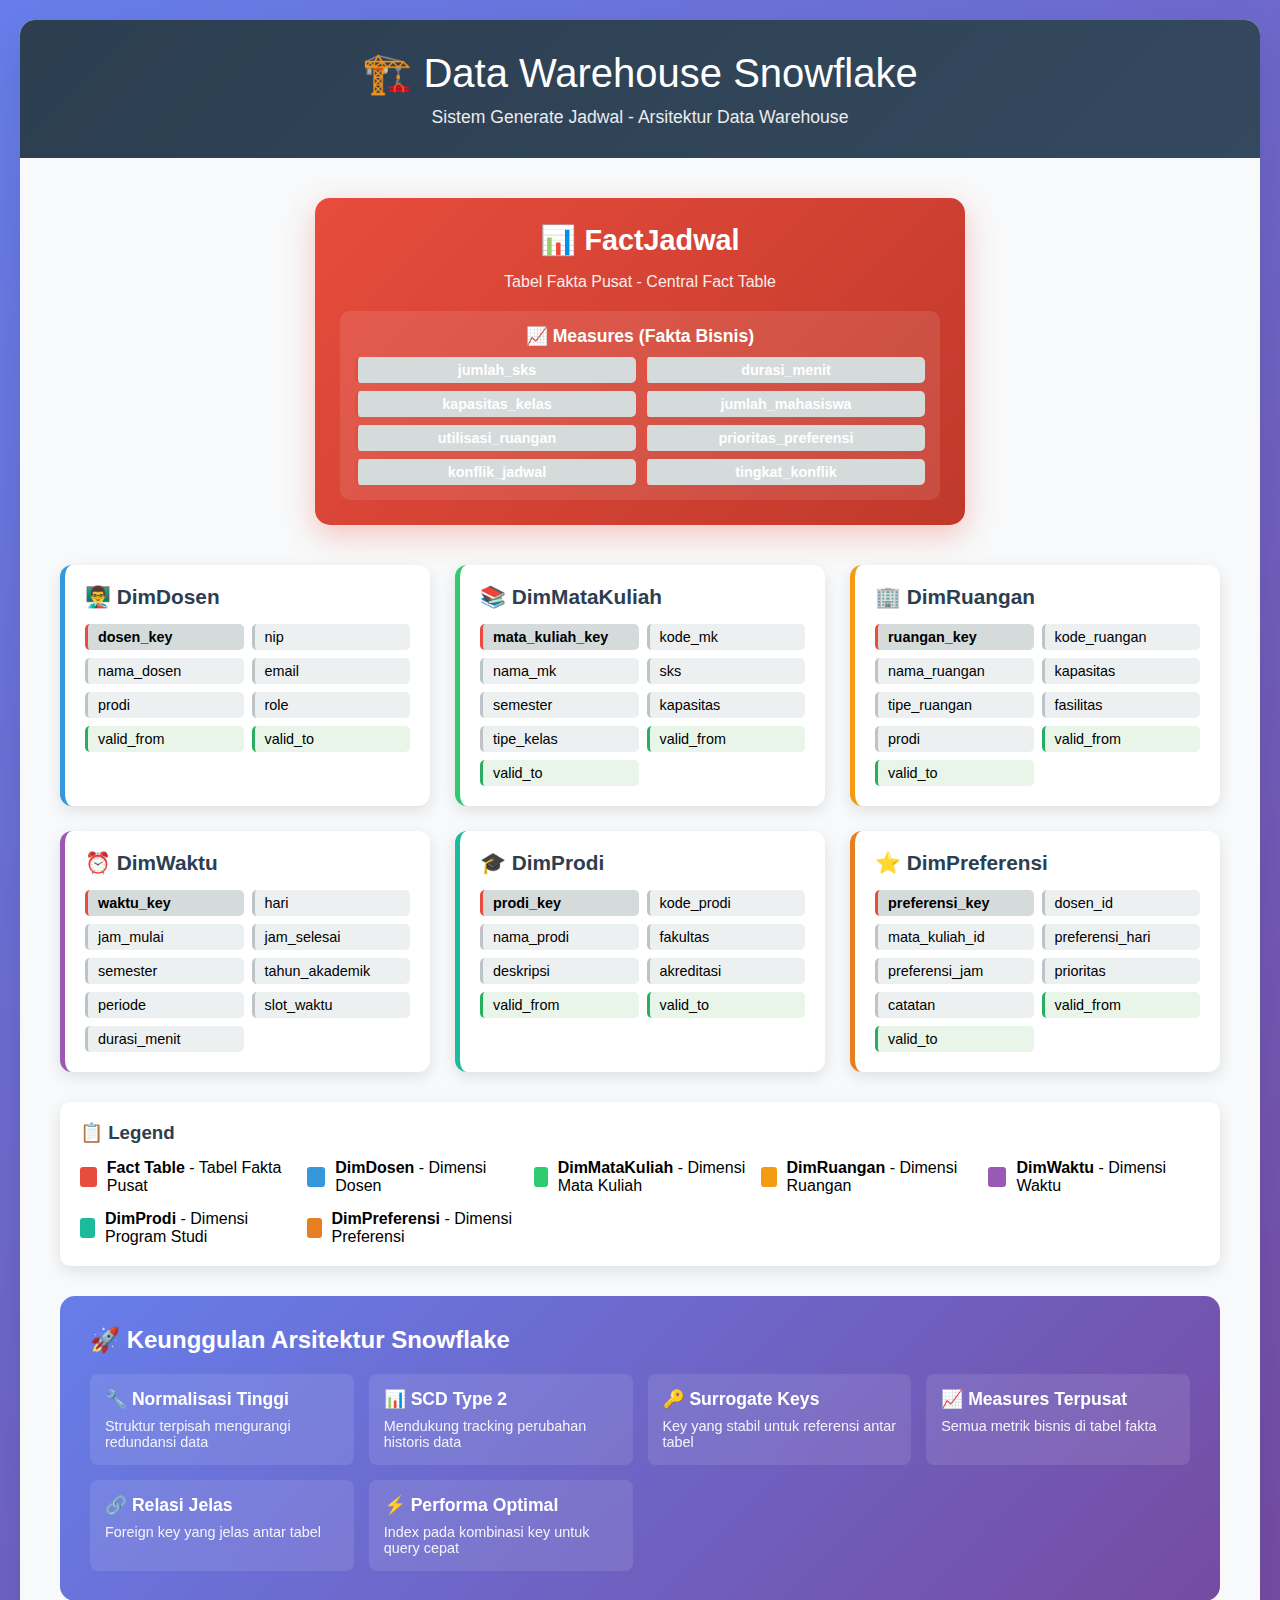
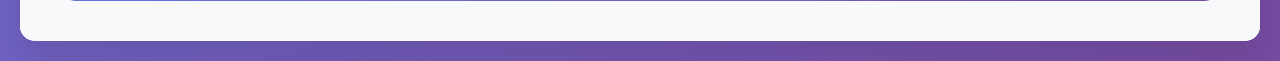
<file: data_warehouse_visualization.html>
<!DOCTYPE html>
<html lang="en">
<head>
    <meta charset="UTF-8">
    <meta name="viewport" content="width=device-width, initial-scale=1.0">
    <title>Data Warehouse Snowflake - Sistem Generate Jadwal</title>
    <style>
        body {
            font-family: 'Segoe UI', Tahoma, Geneva, Verdana, sans-serif;
            margin: 0;
            padding: 20px;
            background: linear-gradient(135deg, #667eea 0%, #764ba2 100%);
            min-height: 100vh;
        }
        
        .container {
            max-width: 1400px;
            margin: 0 auto;
            background: white;
            border-radius: 15px;
            box-shadow: 0 20px 40px rgba(0,0,0,0.1);
            overflow: hidden;
        }
        
        .header {
            background: linear-gradient(135deg, #2c3e50 0%, #34495e 100%);
            color: white;
            padding: 30px;
            text-align: center;
        }
        
        .header h1 {
            margin: 0;
            font-size: 2.5em;
            font-weight: 300;
        }
        
        .header p {
            margin: 10px 0 0 0;
            opacity: 0.9;
            font-size: 1.1em;
        }
        
        .schema-container {
            padding: 40px;
            background: #f8f9fa;
        }
        
        .fact-table {
            background: linear-gradient(135deg, #e74c3c 0%, #c0392b 100%);
            color: white;
            padding: 25px;
            border-radius: 15px;
            text-align: center;
            margin: 0 auto 40px auto;
            max-width: 600px;
            box-shadow: 0 10px 30px rgba(231, 76, 60, 0.3);
        }
        
        .fact-table h2 {
            margin: 0 0 15px 0;
            font-size: 1.8em;
        }
        
        .fact-table .subtitle {
            opacity: 0.9;
            margin-bottom: 20px;
        }
        
        .fact-measures {
            background: rgba(255,255,255,0.1);
            padding: 15px;
            border-radius: 10px;
            margin-top: 15px;
        }
        
        .fact-measures h4 {
            margin: 0 0 10px 0;
            font-size: 1.1em;
        }
        
        .measures-grid {
            display: grid;
            grid-template-columns: repeat(auto-fit, minmax(200px, 1fr));
            gap: 8px;
            font-size: 0.9em;
        }
        
        .dimensions-grid {
            display: grid;
            grid-template-columns: repeat(auto-fit, minmax(300px, 1fr));
            gap: 25px;
            margin-top: 30px;
        }
        
        .dimension-card {
            background: white;
            border-radius: 12px;
            padding: 20px;
            box-shadow: 0 5px 15px rgba(0,0,0,0.1);
            border-left: 5px solid;
            transition: transform 0.3s ease, box-shadow 0.3s ease;
        }
        
        .dimension-card:hover {
            transform: translateY(-5px);
            box-shadow: 0 10px 25px rgba(0,0,0,0.15);
        }
        
        .dimension-card.dim-dosen { border-left-color: #3498db; }
        .dimension-card.dim-mata-kuliah { border-left-color: #2ecc71; }
        .dimension-card.dim-ruangan { border-left-color: #f39c12; }
        .dimension-card.dim-waktu { border-left-color: #9b59b6; }
        .dimension-card.dim-prodi { border-left-color: #1abc9c; }
        .dimension-card.dim-preferensi { border-left-color: #e67e22; }
        
        .dimension-card h3 {
            margin: 0 0 15px 0;
            color: #2c3e50;
            font-size: 1.3em;
        }
        
        .attributes {
            display: grid;
            grid-template-columns: 1fr 1fr;
            gap: 8px;
            font-size: 0.9em;
        }
        
        .attribute {
            padding: 5px 10px;
            background: #ecf0f1;
            border-radius: 5px;
            border-left: 3px solid #bdc3c7;
        }
        
        .attribute.key {
            background: #d5dbdb;
            border-left-color: #e74c3c;
            font-weight: bold;
        }
        
        .attribute.scd {
            background: #e8f5e8;
            border-left-color: #27ae60;
        }
        
        .connections {
            position: relative;
            margin: 30px 0;
        }
        
        .connection-line {
            position: absolute;
            background: #34495e;
            height: 2px;
            transform-origin: left center;
        }
        
        .legend {
            background: white;
            padding: 20px;
            border-radius: 10px;
            margin-top: 30px;
            box-shadow: 0 5px 15px rgba(0,0,0,0.1);
        }
        
        .legend h3 {
            margin: 0 0 15px 0;
            color: #2c3e50;
        }
        
        .legend-items {
            display: grid;
            grid-template-columns: repeat(auto-fit, minmax(200px, 1fr));
            gap: 15px;
        }
        
        .legend-item {
            display: flex;
            align-items: center;
            gap: 10px;
        }
        
        .legend-color {
            width: 20px;
            height: 20px;
            border-radius: 3px;
        }
        
        .benefits {
            background: linear-gradient(135deg, #667eea 0%, #764ba2 100%);
            color: white;
            padding: 30px;
            margin-top: 30px;
            border-radius: 15px;
        }
        
        .benefits h3 {
            margin: 0 0 20px 0;
            font-size: 1.5em;
        }
        
        .benefits-grid {
            display: grid;
            grid-template-columns: repeat(auto-fit, minmax(250px, 1fr));
            gap: 15px;
        }
        
        .benefit-item {
            background: rgba(255,255,255,0.1);
            padding: 15px;
            border-radius: 8px;
            backdrop-filter: blur(10px);
        }
        
        .benefit-item h4 {
            margin: 0 0 8px 0;
            font-size: 1.1em;
        }
        
        .benefit-item p {
            margin: 0;
            opacity: 0.9;
            font-size: 0.9em;
        }
    </style>
</head>
<body>
    <div class="container">
        <div class="header">
            <h1>🏗️ Data Warehouse Snowflake</h1>
            <p>Sistem Generate Jadwal - Arsitektur Data Warehouse</p>
        </div>
        
        <div class="schema-container">
            <!-- Fact Table -->
            <div class="fact-table">
                <h2>📊 FactJadwal</h2>
                <p class="subtitle">Tabel Fakta Pusat - Central Fact Table</p>
                <div class="fact-measures">
                    <h4>📈 Measures (Fakta Bisnis)</h4>
                    <div class="measures-grid">
                        <div class="attribute key">jumlah_sks</div>
                        <div class="attribute key">durasi_menit</div>
                        <div class="attribute key">kapasitas_kelas</div>
                        <div class="attribute key">jumlah_mahasiswa</div>
                        <div class="attribute key">utilisasi_ruangan</div>
                        <div class="attribute key">prioritas_preferensi</div>
                        <div class="attribute key">konflik_jadwal</div>
                        <div class="attribute key">tingkat_konflik</div>
                    </div>
                </div>
            </div>
            
            <!-- Dimensions -->
            <div class="dimensions-grid">
                <div class="dimension-card dim-dosen">
                    <h3>👨‍🏫 DimDosen</h3>
                    <div class="attributes">
                        <div class="attribute key">dosen_key</div>
                        <div class="attribute">nip</div>
                        <div class="attribute">nama_dosen</div>
                        <div class="attribute">email</div>
                        <div class="attribute">prodi</div>
                        <div class="attribute">role</div>
                        <div class="attribute scd">valid_from</div>
                        <div class="attribute scd">valid_to</div>
                    </div>
                </div>
                
                <div class="dimension-card dim-mata-kuliah">
                    <h3>📚 DimMataKuliah</h3>
                    <div class="attributes">
                        <div class="attribute key">mata_kuliah_key</div>
                        <div class="attribute">kode_mk</div>
                        <div class="attribute">nama_mk</div>
                        <div class="attribute">sks</div>
                        <div class="attribute">semester</div>
                        <div class="attribute">kapasitas</div>
                        <div class="attribute">tipe_kelas</div>
                        <div class="attribute scd">valid_from</div>
                        <div class="attribute scd">valid_to</div>
                    </div>
                </div>
                
                <div class="dimension-card dim-ruangan">
                    <h3>🏢 DimRuangan</h3>
                    <div class="attributes">
                        <div class="attribute key">ruangan_key</div>
                        <div class="attribute">kode_ruangan</div>
                        <div class="attribute">nama_ruangan</div>
                        <div class="attribute">kapasitas</div>
                        <div class="attribute">tipe_ruangan</div>
                        <div class="attribute">fasilitas</div>
                        <div class="attribute">prodi</div>
                        <div class="attribute scd">valid_from</div>
                        <div class="attribute scd">valid_to</div>
                    </div>
                </div>
                
                <div class="dimension-card dim-waktu">
                    <h3>⏰ DimWaktu</h3>
                    <div class="attributes">
                        <div class="attribute key">waktu_key</div>
                        <div class="attribute">hari</div>
                        <div class="attribute">jam_mulai</div>
                        <div class="attribute">jam_selesai</div>
                        <div class="attribute">semester</div>
                        <div class="attribute">tahun_akademik</div>
                        <div class="attribute">periode</div>
                        <div class="attribute">slot_waktu</div>
                        <div class="attribute">durasi_menit</div>
                    </div>
                </div>
                
                <div class="dimension-card dim-prodi">
                    <h3>🎓 DimProdi</h3>
                    <div class="attributes">
                        <div class="attribute key">prodi_key</div>
                        <div class="attribute">kode_prodi</div>
                        <div class="attribute">nama_prodi</div>
                        <div class="attribute">fakultas</div>
                        <div class="attribute">deskripsi</div>
                        <div class="attribute">akreditasi</div>
                        <div class="attribute scd">valid_from</div>
                        <div class="attribute scd">valid_to</div>
                    </div>
                </div>
                
                <div class="dimension-card dim-preferensi">
                    <h3>⭐ DimPreferensi</h3>
                    <div class="attributes">
                        <div class="attribute key">preferensi_key</div>
                        <div class="attribute">dosen_id</div>
                        <div class="attribute">mata_kuliah_id</div>
                        <div class="attribute">preferensi_hari</div>
                        <div class="attribute">preferensi_jam</div>
                        <div class="attribute">prioritas</div>
                        <div class="attribute">catatan</div>
                        <div class="attribute scd">valid_from</div>
                        <div class="attribute scd">valid_to</div>
                    </div>
                </div>
            </div>
            
            <!-- Legend -->
            <div class="legend">
                <h3>📋 Legend</h3>
                <div class="legend-items">
                    <div class="legend-item">
                        <div class="legend-color" style="background: #e74c3c;"></div>
                        <span><strong>Fact Table</strong> - Tabel Fakta Pusat</span>
                    </div>
                    <div class="legend-item">
                        <div class="legend-color" style="background: #3498db;"></div>
                        <span><strong>DimDosen</strong> - Dimensi Dosen</span>
                    </div>
                    <div class="legend-item">
                        <div class="legend-color" style="background: #2ecc71;"></div>
                        <span><strong>DimMataKuliah</strong> - Dimensi Mata Kuliah</span>
                    </div>
                    <div class="legend-item">
                        <div class="legend-color" style="background: #f39c12;"></div>
                        <span><strong>DimRuangan</strong> - Dimensi Ruangan</span>
                    </div>
                    <div class="legend-item">
                        <div class="legend-color" style="background: #9b59b6;"></div>
                        <span><strong>DimWaktu</strong> - Dimensi Waktu</span>
                    </div>
                    <div class="legend-item">
                        <div class="legend-color" style="background: #1abc9c;"></div>
                        <span><strong>DimProdi</strong> - Dimensi Program Studi</span>
                    </div>
                    <div class="legend-item">
                        <div class="legend-color" style="background: #e67e22;"></div>
                        <span><strong>DimPreferensi</strong> - Dimensi Preferensi</span>
                    </div>
                </div>
            </div>
            
            <!-- Benefits -->
            <div class="benefits">
                <h3>🚀 Keunggulan Arsitektur Snowflake</h3>
                <div class="benefits-grid">
                    <div class="benefit-item">
                        <h4>🔧 Normalisasi Tinggi</h4>
                        <p>Struktur terpisah mengurangi redundansi data</p>
                    </div>
                    <div class="benefit-item">
                        <h4>📊 SCD Type 2</h4>
                        <p>Mendukung tracking perubahan historis data</p>
                    </div>
                    <div class="benefit-item">
                        <h4>🔑 Surrogate Keys</h4>
                        <p>Key yang stabil untuk referensi antar tabel</p>
                    </div>
                    <div class="benefit-item">
                        <h4>📈 Measures Terpusat</h4>
                        <p>Semua metrik bisnis di tabel fakta</p>
                    </div>
                    <div class="benefit-item">
                        <h4>🔗 Relasi Jelas</h4>
                        <p>Foreign key yang jelas antar tabel</p>
                    </div>
                    <div class="benefit-item">
                        <h4>⚡ Performa Optimal</h4>
                        <p>Index pada kombinasi key untuk query cepat</p>
                    </div>
                </div>
            </div>
        </div>
    </div>
</body>
</html>
</file>
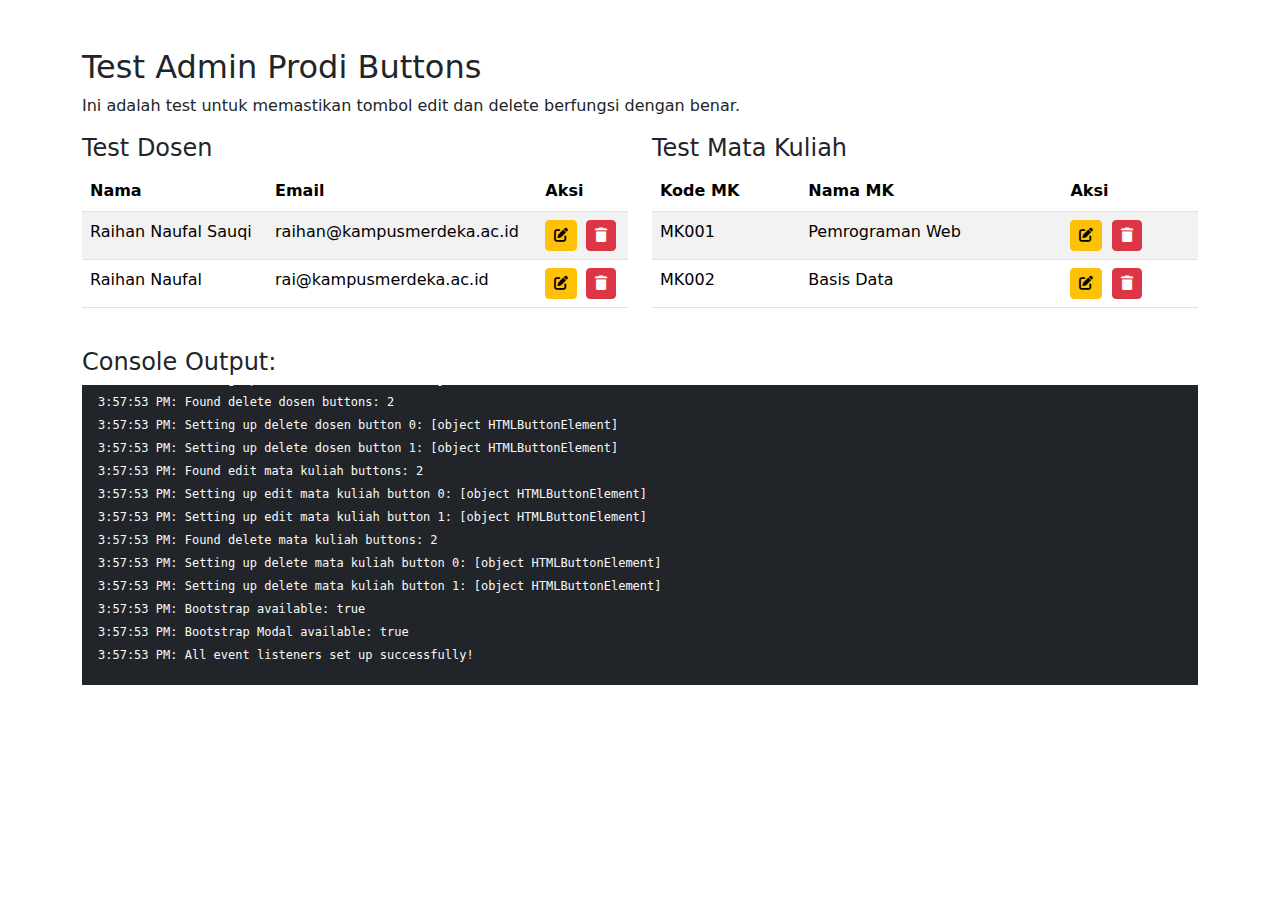
<file: test_admin_prodi_buttons.html>
<!DOCTYPE html>
<html lang="en">
<head>
    <meta charset="UTF-8">
    <meta name="viewport" content="width=device-width, initial-scale=1.0">
    <title>Test Admin Prodi Buttons</title>
    <link href="https://cdn.jsdelivr.net/npm/bootstrap@5.3.2/dist/css/bootstrap.min.css" rel="stylesheet">
    <link href="https://cdnjs.cloudflare.com/ajax/libs/font-awesome/6.0.0/css/all.min.css" rel="stylesheet">
</head>
<body>
    <div class="container mt-5">
        <h2>Test Admin Prodi Buttons</h2>
        <p>Ini adalah test untuk memastikan tombol edit dan delete berfungsi dengan benar.</p>
        
        <div class="row">
            <div class="col-md-6">
                <h4>Test Dosen</h4>
                <div class="table-responsive">
                    <table class="table table-striped">
                        <thead>
                            <tr>
                                <th>Nama</th>
                                <th>Email</th>
                                <th>Aksi</th>
                            </tr>
                        </thead>
                        <tbody>
                            <tr>
                                <td>Raihan Naufal Sauqi</td>
                                <td>raihan@kampusmerdeka.ac.id</td>
                                <td>
                                    <button type="button" class="btn btn-sm btn-warning me-1 edit-dosen-btn" data-id="1" title="Edit Dosen">
                                        <i class="fas fa-edit"></i>
                                    </button>
                                    <button type="button" class="btn btn-sm btn-danger delete-dosen-btn" data-id="1" data-name="Raihan Naufal Sauqi" title="Hapus Dosen">
                                        <i class="fas fa-trash"></i>
                                    </button>
                                </td>
                            </tr>
                            <tr>
                                <td>Raihan Naufal</td>
                                <td>rai@kampusmerdeka.ac.id</td>
                                <td>
                                    <button type="button" class="btn btn-sm btn-warning me-1 edit-dosen-btn" data-id="2" title="Edit Dosen">
                                        <i class="fas fa-edit"></i>
                                    </button>
                                    <button type="button" class="btn btn-sm btn-danger delete-dosen-btn" data-id="2" data-name="Raihan Naufal" title="Hapus Dosen">
                                        <i class="fas fa-trash"></i>
                                    </button>
                                </td>
                            </tr>
                        </tbody>
                    </table>
                </div>
            </div>
            
            <div class="col-md-6">
                <h4>Test Mata Kuliah</h4>
                <div class="table-responsive">
                    <table class="table table-striped">
                        <thead>
                            <tr>
                                <th>Kode MK</th>
                                <th>Nama MK</th>
                                <th>Aksi</th>
                            </tr>
                        </thead>
                        <tbody>
                            <tr>
                                <td>MK001</td>
                                <td>Pemrograman Web</td>
                                <td>
                                    <button type="button" class="btn btn-sm btn-warning me-1 edit-mk-btn" data-id="1" title="Edit Mata Kuliah">
                                        <i class="fas fa-edit"></i>
                                    </button>
                                    <button type="button" class="btn btn-sm btn-danger delete-mk-btn" data-id="1" data-name="Pemrograman Web" title="Hapus Mata Kuliah">
                                        <i class="fas fa-trash"></i>
                                    </button>
                                </td>
                            </tr>
                            <tr>
                                <td>MK002</td>
                                <td>Basis Data</td>
                                <td>
                                    <button type="button" class="btn btn-sm btn-warning me-1 edit-mk-btn" data-id="2" title="Edit Mata Kuliah">
                                        <i class="fas fa-edit"></i>
                                    </button>
                                    <button type="button" class="btn btn-sm btn-danger delete-mk-btn" data-id="2" data-name="Basis Data" title="Hapus Mata Kuliah">
                                        <i class="fas fa-trash"></i>
                                    </button>
                                </td>
                            </tr>
                        </tbody>
                    </table>
                </div>
            </div>
        </div>
        
        <div class="mt-4">
            <h4>Console Output:</h4>
            <div id="console-output" class="bg-dark text-light p-3" style="height: 300px; overflow-y: auto; font-family: monospace;">
                <div>Console output will appear here...</div>
            </div>
        </div>
    </div>

    <!-- Bootstrap JS -->
    <script src="https://cdn.jsdelivr.net/npm/bootstrap@5.3.2/dist/js/bootstrap.bundle.min.js"></script>
    
    <!-- Test Functions -->
    <script>
        // Override console.log to show in page
        const originalLog = console.log;
        const consoleOutput = document.getElementById('console-output');
        
        console.log = function(...args) {
            originalLog.apply(console, args);
            const div = document.createElement('div');
            div.textContent = new Date().toLocaleTimeString() + ': ' + args.join(' ');
            div.style.marginBottom = '5px';
            div.style.fontSize = '12px';
            consoleOutput.appendChild(div);
            consoleOutput.scrollTop = consoleOutput.scrollHeight;
        };
        
        // Global variables
        let deleteDosenId = null;
        let deleteMataKuliahId = null;
        
        // Edit Dosen Function
        function editDosen(id) {
            console.log('editDosen called with id:', id);
            alert('Edit Dosen function called with ID: ' + id);
        }
        
        // Delete Dosen Function
        function deleteDosen(id, name) {
            console.log('deleteDosen called with id:', id, 'name:', name);
            alert('Delete Dosen function called with ID: ' + id + ', Name: ' + name);
        }
        
        // Edit Mata Kuliah Function
        function editMataKuliah(id) {
            console.log('editMataKuliah called with id:', id);
            alert('Edit Mata Kuliah function called with ID: ' + id);
        }
        
        // Delete Mata Kuliah Function
        function deleteMataKuliah(id, name) {
            console.log('deleteMataKuliah called with id:', id, 'name:', name);
            alert('Delete Mata Kuliah function called with ID: ' + id + ', Name: ' + name);
        }
        
        // Event Listeners
        document.addEventListener('DOMContentLoaded', function() {
            console.log('DOM loaded, setting up event listeners...');
            
            // Edit dosen button event listeners
            const editDosenButtons = document.querySelectorAll('.edit-dosen-btn');
            console.log('Found edit dosen buttons:', editDosenButtons.length);
            
            editDosenButtons.forEach((btn, index) => {
                console.log(`Setting up edit dosen button ${index}:`, btn);
                btn.addEventListener('click', function() {
                    const id = this.getAttribute('data-id');
                    console.log('Edit dosen button clicked, id:', id);
                    editDosen(id);
                });
            });
            
            // Delete dosen button event listeners
            const deleteDosenButtons = document.querySelectorAll('.delete-dosen-btn');
            console.log('Found delete dosen buttons:', deleteDosenButtons.length);
            
            deleteDosenButtons.forEach((btn, index) => {
                console.log(`Setting up delete dosen button ${index}:`, btn);
                btn.addEventListener('click', function() {
                    const id = this.getAttribute('data-id');
                    const name = this.getAttribute('data-name');
                    console.log('Delete dosen button clicked, id:', id, 'name:', name);
                    deleteDosen(id, name);
                });
            });
            
            // Edit mata kuliah button event listeners
            const editMkButtons = document.querySelectorAll('.edit-mk-btn');
            console.log('Found edit mata kuliah buttons:', editMkButtons.length);
            
            editMkButtons.forEach((btn, index) => {
                console.log(`Setting up edit mata kuliah button ${index}:`, btn);
                btn.addEventListener('click', function() {
                    const id = this.getAttribute('data-id');
                    console.log('Edit mata kuliah button clicked, id:', id);
                    editMataKuliah(id);
                });
            });
            
            // Delete mata kuliah button event listeners
            const deleteMkButtons = document.querySelectorAll('.delete-mk-btn');
            console.log('Found delete mata kuliah buttons:', deleteMkButtons.length);
            
            deleteMkButtons.forEach((btn, index) => {
                console.log(`Setting up delete mata kuliah button ${index}:`, btn);
                btn.addEventListener('click', function() {
                    const id = this.getAttribute('data-id');
                    const name = this.getAttribute('data-name');
                    console.log('Delete mata kuliah button clicked, id:', id, 'name:', name);
                    deleteMataKuliah(id, name);
                });
            });
            
            // Test if Bootstrap is available
            console.log('Bootstrap available:', typeof bootstrap !== 'undefined');
            console.log('Bootstrap Modal available:', typeof bootstrap?.Modal !== 'undefined');
            
            console.log('All event listeners set up successfully!');
        });
    </script>
</body>
</html>
</file>
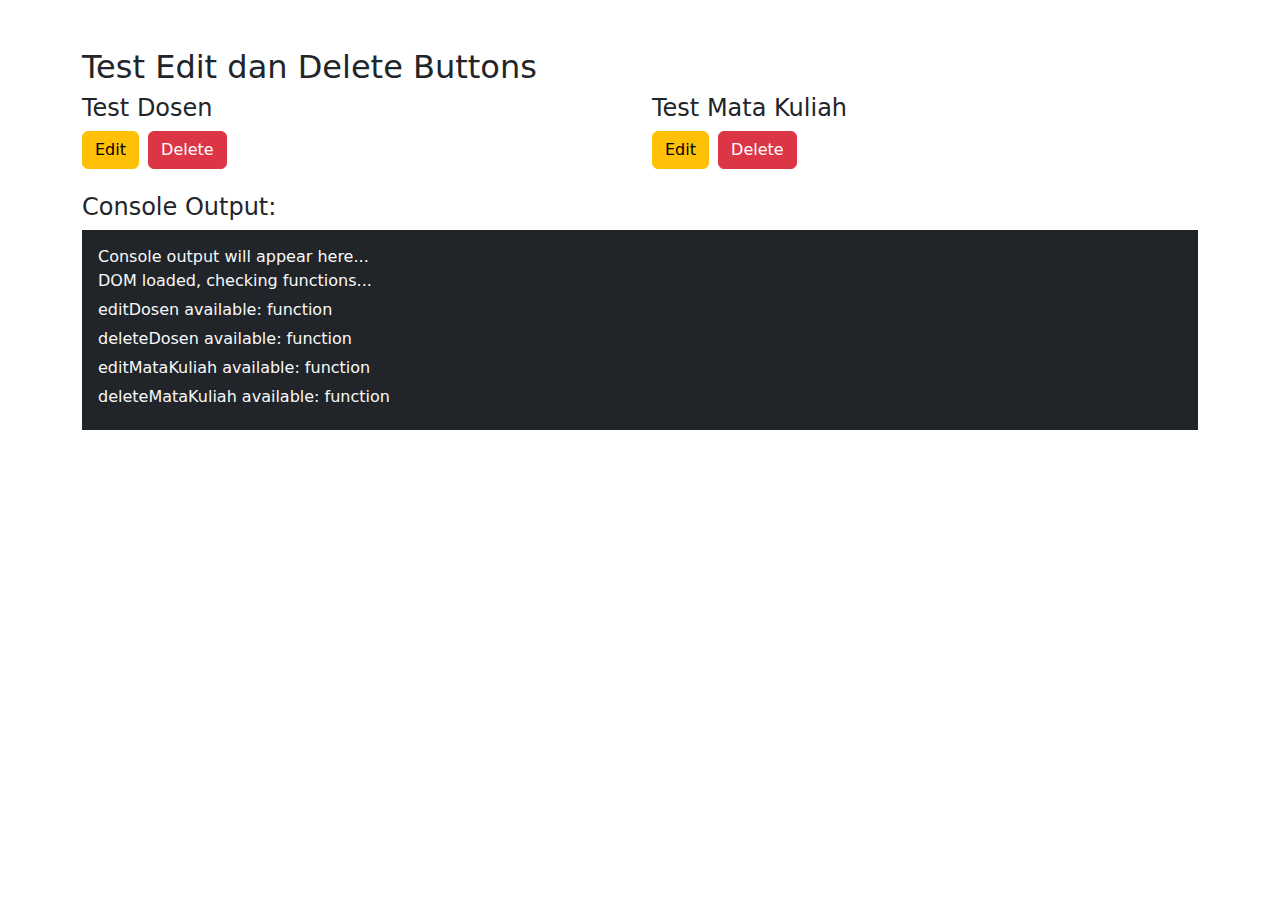
<file: test_buttons.html>
<!DOCTYPE html>
<html lang="en">
<head>
    <meta charset="UTF-8">
    <meta name="viewport" content="width=device-width, initial-scale=1.0">
    <title>Test Buttons</title>
    <link href="https://cdn.jsdelivr.net/npm/bootstrap@5.3.2/dist/css/bootstrap.min.css" rel="stylesheet">
</head>
<body>
    <div class="container mt-5">
        <h2>Test Edit dan Delete Buttons</h2>
        
        <div class="row">
            <div class="col-md-6">
                <h4>Test Dosen</h4>
                <button type="button" class="btn btn-warning me-1" onclick="editDosen(1)" title="Edit Dosen">
                    <i class="fas fa-edit"></i> Edit
                </button>
                <button type="button" class="btn btn-danger" onclick="deleteDosen(1, 'Test Dosen')" title="Hapus Dosen">
                    <i class="fas fa-trash"></i> Delete
                </button>
            </div>
            
            <div class="col-md-6">
                <h4>Test Mata Kuliah</h4>
                <button type="button" class="btn btn-warning me-1" onclick="editMataKuliah(1)" title="Edit Mata Kuliah">
                    <i class="fas fa-edit"></i> Edit
                </button>
                <button type="button" class="btn btn-danger" onclick="deleteMataKuliah(1, 'Test Mata Kuliah')" title="Hapus Mata Kuliah">
                    <i class="fas fa-trash"></i> Delete
                </button>
            </div>
        </div>
        
        <div class="mt-4">
            <h4>Console Output:</h4>
            <div id="console-output" class="bg-dark text-light p-3" style="height: 200px; overflow-y: auto;">
                <div>Console output will appear here...</div>
            </div>
        </div>
    </div>

    <!-- Bootstrap JS -->
    <script src="https://cdn.jsdelivr.net/npm/bootstrap@5.3.2/dist/js/bootstrap.bundle.min.js"></script>
    
    <!-- Test Functions -->
    <script>
        // Override console.log to show in page
        const originalLog = console.log;
        const consoleOutput = document.getElementById('console-output');
        
        console.log = function(...args) {
            originalLog.apply(console, args);
            const div = document.createElement('div');
            div.textContent = args.join(' ');
            div.style.marginBottom = '5px';
            consoleOutput.appendChild(div);
            consoleOutput.scrollTop = consoleOutput.scrollHeight;
        };
        
        // Test functions
        window.editDosen = function(id) {
            console.log('editDosen called with id:', id);
            alert('Edit Dosen function called with ID: ' + id);
        };
        
        window.deleteDosen = function(id, name) {
            console.log('deleteDosen called with id:', id, 'name:', name);
            alert('Delete Dosen function called with ID: ' + id + ', Name: ' + name);
        };
        
        window.editMataKuliah = function(id) {
            console.log('editMataKuliah called with id:', id);
            alert('Edit Mata Kuliah function called with ID: ' + id);
        };
        
        window.deleteMataKuliah = function(id, name) {
            console.log('deleteMataKuliah called with id:', id, 'name:', name);
            alert('Delete Mata Kuliah function called with ID: ' + id + ', Name: ' + name);
        };
        
        // Debug on load
        document.addEventListener('DOMContentLoaded', function() {
            console.log('DOM loaded, checking functions...');
            console.log('editDosen available:', typeof window.editDosen);
            console.log('deleteDosen available:', typeof window.deleteDosen);
            console.log('editMataKuliah available:', typeof window.editMataKuliah);
            console.log('deleteMataKuliah available:', typeof window.deleteMataKuliah);
        });
    </script>
</body>
</html>
</file>
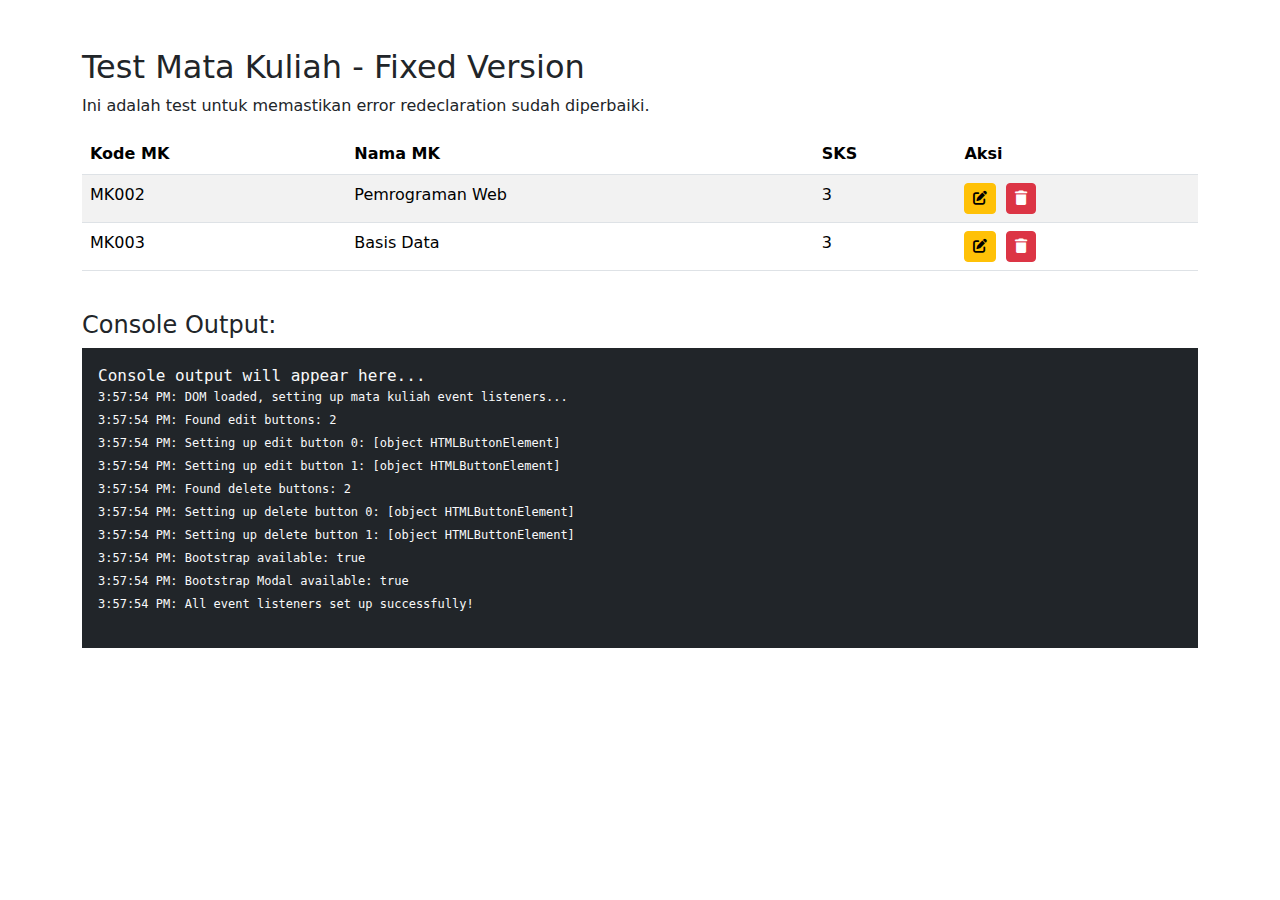
<file: test_mata_kuliah_fixed.html>
<!DOCTYPE html>
<html lang="en">
<head>
    <meta charset="UTF-8">
    <meta name="viewport" content="width=device-width, initial-scale=1.0">
    <title>Test Mata Kuliah - Fixed</title>
    <link href="https://cdn.jsdelivr.net/npm/bootstrap@5.3.2/dist/css/bootstrap.min.css" rel="stylesheet">
    <link href="https://cdnjs.cloudflare.com/ajax/libs/font-awesome/6.0.0/css/all.min.css" rel="stylesheet">
</head>
<body>
    <div class="container mt-5">
        <h2>Test Mata Kuliah - Fixed Version</h2>
        <p>Ini adalah test untuk memastikan error redeclaration sudah diperbaiki.</p>
        
        <div class="table-responsive">
            <table class="table table-striped">
                <thead>
                    <tr>
                        <th>Kode MK</th>
                        <th>Nama MK</th>
                        <th>SKS</th>
                        <th>Aksi</th>
                    </tr>
                </thead>
                <tbody>
                    <tr>
                        <td>MK002</td>
                        <td>Pemrograman Web</td>
                        <td>3</td>
                        <td>
                            <button type="button" class="btn btn-sm btn-warning me-1 edit-mk-btn" data-id="1" title="Edit Mata Kuliah">
                                <i class="fas fa-edit"></i>
                            </button>
                            <button type="button" class="btn btn-sm btn-danger delete-mk-btn" data-id="1" data-name="Pemrograman Web" title="Hapus Mata Kuliah">
                                <i class="fas fa-trash"></i>
                            </button>
                        </td>
                    </tr>
                    <tr>
                        <td>MK003</td>
                        <td>Basis Data</td>
                        <td>3</td>
                        <td>
                            <button type="button" class="btn btn-sm btn-warning me-1 edit-mk-btn" data-id="2" title="Edit Mata Kuliah">
                                <i class="fas fa-edit"></i>
                            </button>
                            <button type="button" class="btn btn-sm btn-danger delete-mk-btn" data-id="2" data-name="Basis Data" title="Hapus Mata Kuliah">
                                <i class="fas fa-trash"></i>
                            </button>
                        </td>
                    </tr>
                </tbody>
            </table>
        </div>
        
        <div class="mt-4">
            <h4>Console Output:</h4>
            <div id="console-output" class="bg-dark text-light p-3" style="height: 300px; overflow-y: auto; font-family: monospace;">
                <div>Console output will appear here...</div>
            </div>
        </div>
    </div>

    <!-- Bootstrap JS -->
    <script src="https://cdn.jsdelivr.net/npm/bootstrap@5.3.2/dist/js/bootstrap.bundle.min.js"></script>
    
    <!-- Test Functions -->
    <script>
        // Override console.log to show in page
        const originalLog = console.log;
        const consoleOutput = document.getElementById('console-output');
        
        console.log = function(...args) {
            originalLog.apply(console, args);
            const div = document.createElement('div');
            div.textContent = new Date().toLocaleTimeString() + ': ' + args.join(' ');
            div.style.marginBottom = '5px';
            div.style.fontSize = '12px';
            consoleOutput.appendChild(div);
            consoleOutput.scrollTop = consoleOutput.scrollHeight;
        };
        
        // Global variables - NO DUPLICATION
        let deleteMataKuliahId = null;
        
        // Edit Mata Kuliah Function - NO DUPLICATION
        function editMataKuliah(id) {
            console.log('editMataKuliah called with id:', id);
            alert('Edit Mata Kuliah function called with ID: ' + id);
        }
        
        // Delete Mata Kuliah Function - NO DUPLICATION
        function deleteMataKuliah(id, name) {
            console.log('deleteMataKuliah called with id:', id, 'name:', name);
            alert('Delete Mata Kuliah function called with ID: ' + id + ', Name: ' + name);
        }
        
        // Confirm Delete Mata Kuliah Function
        function confirmDeleteMataKuliah() {
            if (deleteMataKuliahId) {
                console.log('Confirm delete called for ID:', deleteMataKuliahId);
                alert('Confirm delete for ID: ' + deleteMataKuliahId);
            }
        }
        
        // Event Listeners - NO DUPLICATION
        document.addEventListener('DOMContentLoaded', function() {
            console.log('DOM loaded, setting up mata kuliah event listeners...');
            
            // Edit button event listeners
            const editButtons = document.querySelectorAll('.edit-mk-btn');
            console.log('Found edit buttons:', editButtons.length);
            
            editButtons.forEach((btn, index) => {
                console.log(`Setting up edit button ${index}:`, btn);
                btn.addEventListener('click', function() {
                    const id = this.getAttribute('data-id');
                    console.log('Edit button clicked, id:', id);
                    editMataKuliah(id);
                });
            });
            
            // Delete button event listeners
            const deleteButtons = document.querySelectorAll('.delete-mk-btn');
            console.log('Found delete buttons:', deleteButtons.length);
            
            deleteButtons.forEach((btn, index) => {
                console.log(`Setting up delete button ${index}:`, btn);
                btn.addEventListener('click', function() {
                    const id = this.getAttribute('data-id');
                    const name = this.getAttribute('data-name');
                    console.log('Delete button clicked, id:', id, 'name:', name);
                    deleteMataKuliah(id, name);
                });
            });
            
            // Test if Bootstrap is available
            console.log('Bootstrap available:', typeof bootstrap !== 'undefined');
            console.log('Bootstrap Modal available:', typeof bootstrap?.Modal !== 'undefined');
            
            console.log('All event listeners set up successfully!');
        });
    </script>
</body>
</html>
</file>
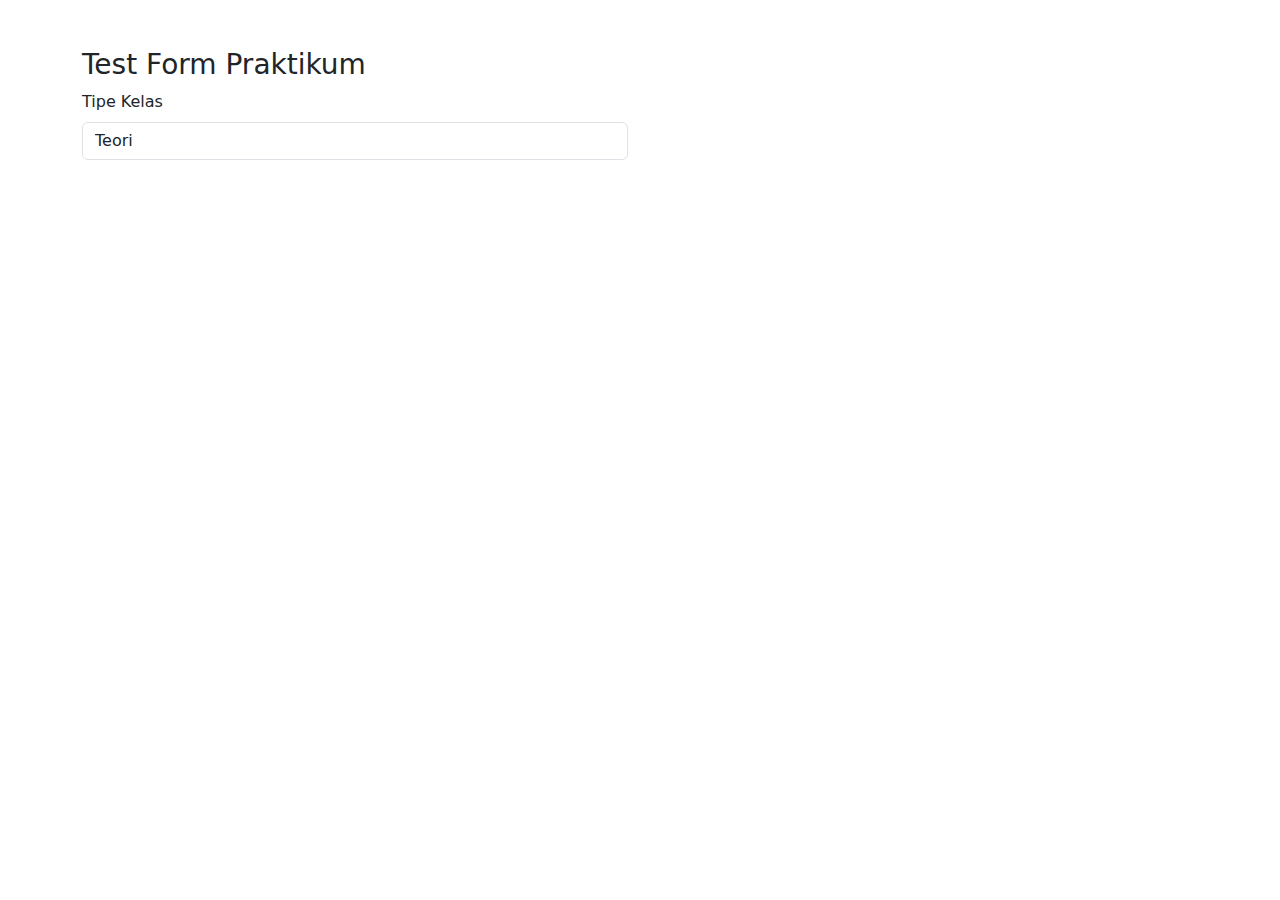
<file: test_praktikum.html>
<!DOCTYPE html>
<html>
<head>
    <title>Test Praktikum Form</title>
    <link href="https://cdn.jsdelivr.net/npm/bootstrap@5.1.3/dist/css/bootstrap.min.css" rel="stylesheet">
</head>
<body>
    <div class="container mt-5">
        <h3>Test Form Praktikum</h3>
        <form>
            <div class="row">
                <div class="col-md-6">
                    <div class="mb-3">
                        <label class="form-label">Tipe Kelas</label>
                        <select class="form-control" name="tipe_kelas" id="tipe_kelas" required onchange="togglePraktikumFields()">
                            <option value="teori">Teori</option>
                            <option value="praktikum">Praktikum</option>
                        </select>
                    </div>
                </div>
            </div>
            
            <!-- Praktikum Options -->
            <div class="row" id="praktikum_options" style="display: none;">
                <div class="col-12">
                    <div class="alert alert-info">
                        <strong>Mata Kuliah dengan Praktikum:</strong> Akan dibuat 2 kelas terpisah (Materi + Praktikum)
                    </div>
                </div>
                <div class="col-md-4">
                    <div class="mb-3">
                        <label class="form-label">SKS Materi</label>
                        <input type="number" class="form-control" name="sks_materi" id="sks_materi" min="1" max="6" value="2">
                    </div>
                </div>
                <div class="col-md-4">
                    <div class="mb-3">
                        <label class="form-label">SKS Praktikum</label>
                        <input type="number" class="form-control" name="sks_praktikum" id="sks_praktikum" min="1" max="6" value="1">
                    </div>
                </div>
                <div class="col-md-4">
                    <div class="mb-3">
                        <label class="form-label">Total SKS</label>
                        <input type="number" class="form-control" id="total_sks_display" readonly>
                    </div>
                </div>
            </div>
        </form>
    </div>

    <script>
    function togglePraktikumFields() {
        console.log('Function called!');
        const tipeKelas = document.getElementById('tipe_kelas').value;
        const praktikumOptions = document.getElementById('praktikum_options');
        const sksInput = document.querySelector('input[name="sks"]');
        
        console.log('Tipe Kelas:', tipeKelas);
        
        if (tipeKelas === 'praktikum') {
            praktikumOptions.style.display = 'block';
            console.log('Showing praktikum options');
            updateTotalSKS();
        } else {
            praktikumOptions.style.display = 'none';
            console.log('Hiding praktikum options');
        }
    }

    function updateTotalSKS() {
        const sksMateri = parseInt(document.getElementById('sks_materi').value) || 0;
        const sksPraktikum = parseInt(document.getElementById('sks_praktikum').value) || 0;
        const totalSKS = sksMateri + sksPraktikum;
        
        document.getElementById('total_sks_display').value = totalSKS;
    }

    // Add event listeners
    document.addEventListener('DOMContentLoaded', function() {
        document.getElementById('sks_materi').addEventListener('input', updateTotalSKS);
        document.getElementById('sks_praktikum').addEventListener('input', updateTotalSKS);
    });
    </script>
</body>
</html>
</file>
